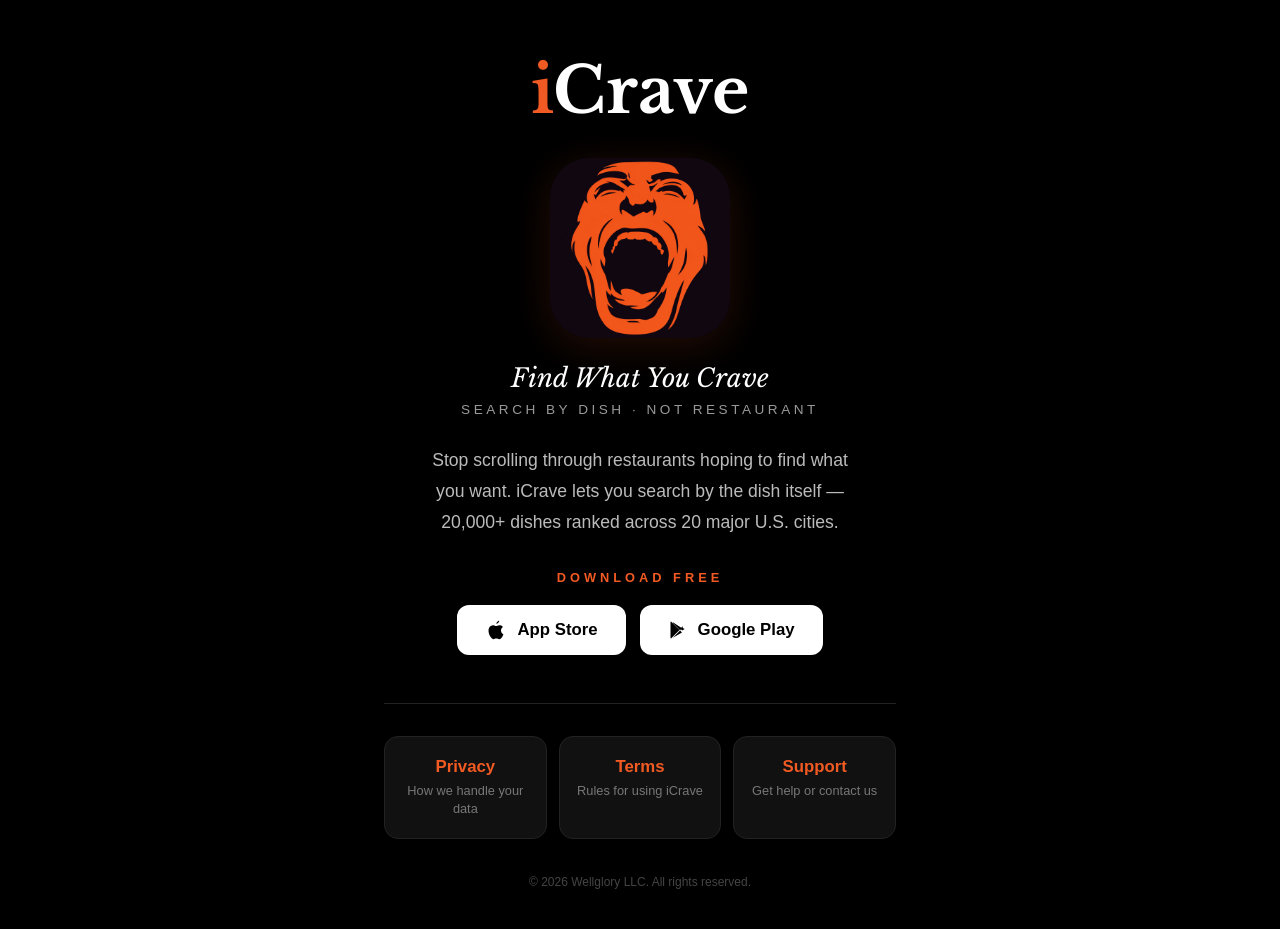
<file: index.html>
<!DOCTYPE html>
<html lang="en">
<head>
<meta charset="UTF-8">
<meta name="viewport" content="width=device-width, initial-scale=1.0">
<meta name="robots" content="index, follow">
<title>iCrave — Find What You Crave</title>
<meta name="description" content="Search by dish, not restaurant. 20,000+ dishes ranked across 20 major U.S. cities. Download free on iOS and Android.">
<meta property="og:title" content="iCrave — Find What You Crave">
<meta property="og:description" content="Search by dish, not restaurant. 20,000+ dishes ranked across 20 major U.S. cities.">
<meta property="og:type" content="website">
<meta property="og:url" content="https://icravehq.com">
<link rel="icon" type="image/png" href="app-icon-1024.png">
<link rel="preconnect" href="https://fonts.googleapis.com">
<link rel="preconnect" href="https://fonts.gstatic.com" crossorigin>
<link href="https://fonts.googleapis.com/css2?family=Libre+Baskerville:ital,wght@0,400;0,700;1,400&display=swap" rel="stylesheet">
<style>
*,*::before,*::after{box-sizing:border-box;margin:0;padding:0}
:root{
  --bg:#000;
  --surface:#111;
  --border:#222;
  --or:#F15A22;
  --text:#FFF;
  --muted:#BBB;
  --dim:#777;
}
html{scroll-behavior:smooth}
body{background:var(--bg);color:var(--text);font-family:-apple-system,BlinkMacSystemFont,'Segoe UI',Roboto,Helvetica,Arial,sans-serif;min-height:100vh;display:flex;flex-direction:column;align-items:center}

.page{width:100%;max-width:560px;margin:0 auto;padding:3.5rem 1.5rem 2.5rem;display:flex;flex-direction:column;align-items:center;text-align:center;flex:1}

.brand{font-family:'Libre Baskerville',Georgia,serif;font-weight:700;font-size:4rem;line-height:1.1;margin-bottom:0.25rem}
.brand-i{color:var(--or)}
.brand-c{color:var(--text)}

.icon{width:180px;height:180px;border-radius:22%;margin:1.75rem 0 1.5rem;box-shadow:0 8px 40px rgba(241,90,34,0.15)}

.tagline{font-family:'Libre Baskerville',Georgia,serif;font-style:italic;font-size:1.6rem;color:var(--text);margin-bottom:0.5rem}

.subtitle{letter-spacing:3.5px;text-transform:uppercase;font-size:0.85rem;color:var(--text);opacity:0.6;margin-bottom:1.75rem}

.pitch{font-size:1.1rem;color:var(--muted);line-height:1.75;margin-bottom:2rem;max-width:440px}

.dl-label{letter-spacing:4px;text-transform:uppercase;font-size:0.8rem;color:var(--or);font-weight:600;margin-bottom:1.25rem}

.badges{display:flex;gap:14px;margin-bottom:3rem;flex-wrap:wrap;justify-content:center}
.badge{display:inline-flex;align-items:center;gap:10px;background:#FFF;color:#000;text-decoration:none;border-radius:12px;padding:14px 28px;font-size:1.05rem;font-weight:600;transition:transform 0.15s,box-shadow 0.15s}
.badge:hover{transform:translateY(-2px);box-shadow:0 6px 24px rgba(241,90,34,0.25)}
.badge svg{flex-shrink:0}

.divider{width:100%;height:1px;background:var(--border);margin-bottom:2rem}

.legal-cards{display:flex;gap:12px;width:100%;margin-bottom:1.5rem}
.legal-card{flex:1;background:var(--surface);border:1px solid var(--border);border-radius:14px;padding:1.25rem 1rem;text-decoration:none;text-align:center;transition:border-color 0.2s,background 0.2s}
.legal-card:hover{border-color:#333;background:#181818}
.legal-card-title{font-size:1.05rem;color:var(--or);font-weight:600;margin-bottom:5px}
.legal-card-desc{font-size:0.8rem;color:var(--dim);line-height:1.4}

.copyright{font-size:0.75rem;color:#444;margin-top:0.75rem}

@media(max-width:420px){
  .brand{font-size:3rem}
  .icon{width:140px;height:140px}
  .tagline{font-size:1.3rem}
  .subtitle{font-size:0.75rem}
  .pitch{font-size:1rem}
  .badges{flex-direction:column;align-items:center}
  .badge{width:100%;justify-content:center}
  .legal-cards{flex-direction:column}
}
</style>
</head>
<body>

<main class="page">

  <div class="brand">
    <span class="brand-i">i</span><span class="brand-c">Crave</span>
  </div>

  <img class="icon" src="[data-uri]" alt="iCrave app icon" width="180" height="180">

  <div class="tagline">Find What You Crave</div>

  <div class="subtitle">Search by dish &middot; Not restaurant</div>

  <p class="pitch">Stop scrolling through restaurants hoping to find what you want. iCrave lets you search by the dish itself &mdash; 20,000+ dishes ranked across 20 major U.S. cities.</p>

  <div class="dl-label">Download free</div>

  <div class="badges">
    <a href="https://apps.apple.com/us/app/icrave-food-discovery/id6772372998" class="badge" target="_blank" rel="noopener">
      <svg width="22" height="22" viewBox="0 0 24 24" fill="none"><path d="M18.71 19.5c-.83 1.24-1.71 2.45-3.05 2.47-1.34.03-1.77-.79-3.29-.79-1.53 0-2 .77-3.27.82-1.31.05-2.3-1.32-3.14-2.53C4.25 17 2.94 12.45 4.7 9.39c.87-1.52 2.43-2.48 4.12-2.51 1.28-.02 2.5.87 3.29.87.78 0 2.26-1.07 3.8-.91.65.03 2.47.26 3.64 1.98-.09.06-2.17 1.28-2.15 3.81.03 3.02 2.65 4.03 2.68 4.04-.03.07-.42 1.44-1.38 2.83" fill="#000"/><path d="M15.28 2c.08 0 .17.01.25.02-.01.14-.06.29-.11.44-.24.67-.7 1.33-1.23 1.82-.54.5-1.21.88-1.92.92-.01-.13.03-.28.08-.43.24-.69.71-1.33 1.22-1.82.41-.39 1.03-.75 1.71-.95" fill="#000"/></svg>
      App Store
    </a>
    <a href="https://play.google.com/store/apps/details?id=com.wellgloryllc.iCrave&pcampaignid=web_share" class="badge" target="_blank" rel="noopener">
      <svg width="20" height="20" viewBox="0 0 24 24"><path d="M3.609 1.814L13.792 12 3.61 22.186a.996.996 0 01-.61-.92V2.734a1 1 0 01.609-.92zm10.89 10.893l2.302 2.302-10.937 6.333 8.635-8.635zm3.199-3.199l2.302 1.33-2.954 1.712-2.302-2.302 2.954-2.74zM5.864 2.658L16.8 9.99l-2.302 2.302L5.864 3.658z" fill="#000"/></svg>
      Google Play
    </a>
  </div>

  <div class="divider"></div>

  <div class="legal-cards">
    <a href="/privacy" class="legal-card">
      <div class="legal-card-title">Privacy</div>
      <div class="legal-card-desc">How we handle your data</div>
    </a>
    <a href="/terms" class="legal-card">
      <div class="legal-card-title">Terms</div>
      <div class="legal-card-desc">Rules for using iCrave</div>
    </a>
    <a href="/support" class="legal-card">
      <div class="legal-card-title">Support</div>
      <div class="legal-card-desc">Get help or contact us</div>
    </a>
  </div>

  <div class="copyright">&copy; 2026 Wellglory LLC. All rights reserved.</div>

</main>

</body>
</html>
</file>
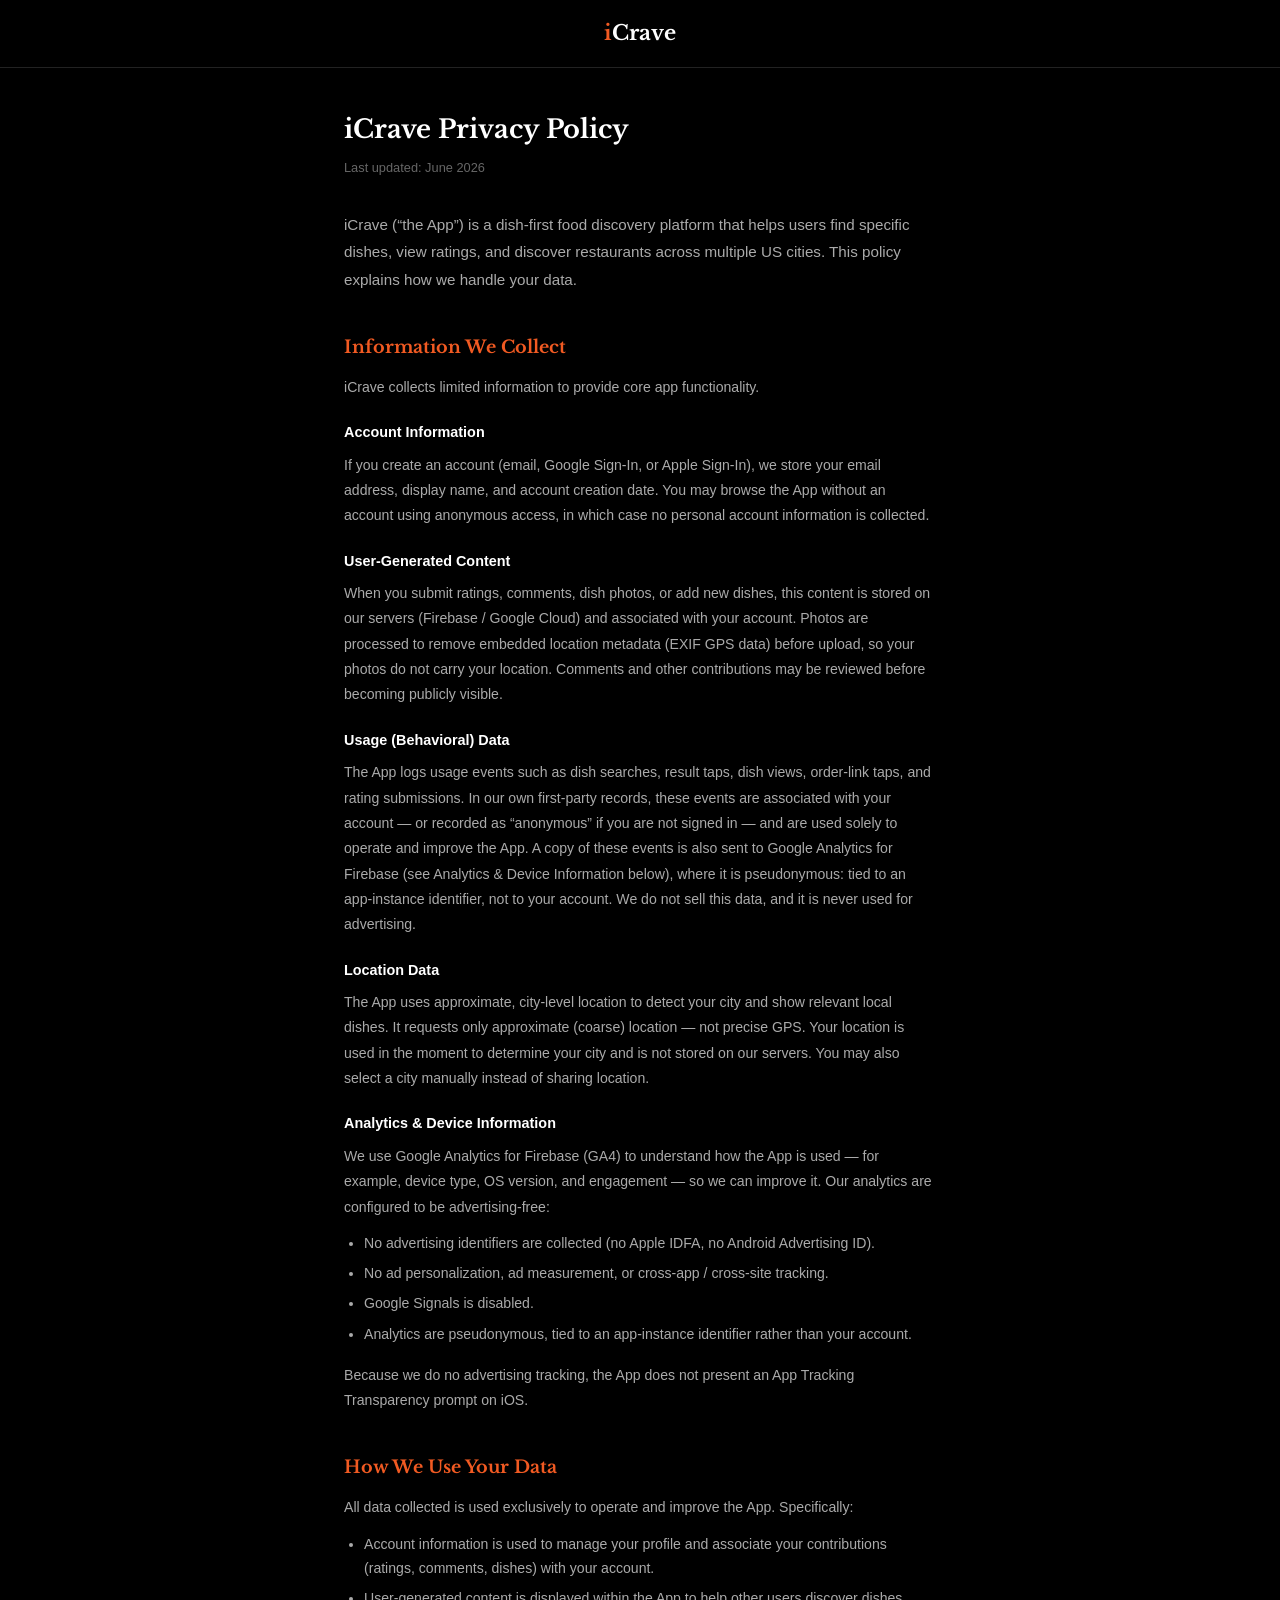
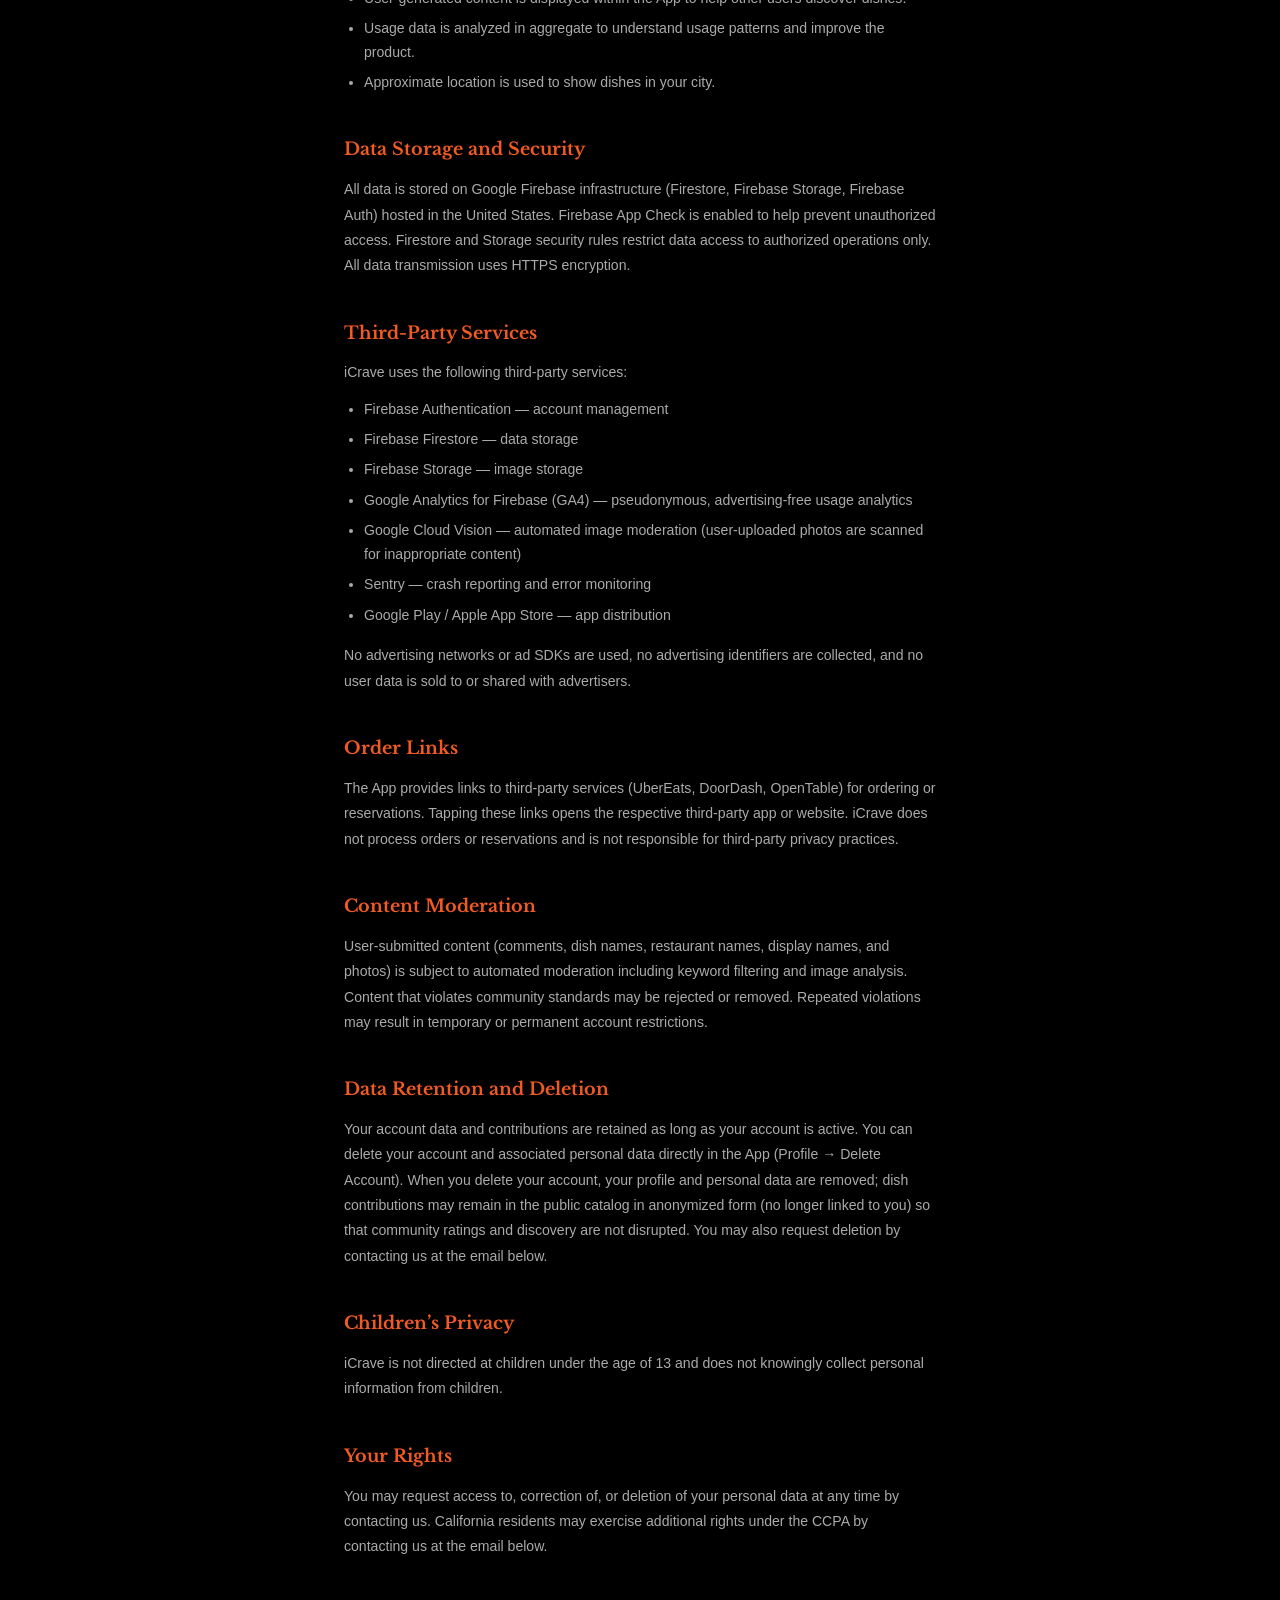
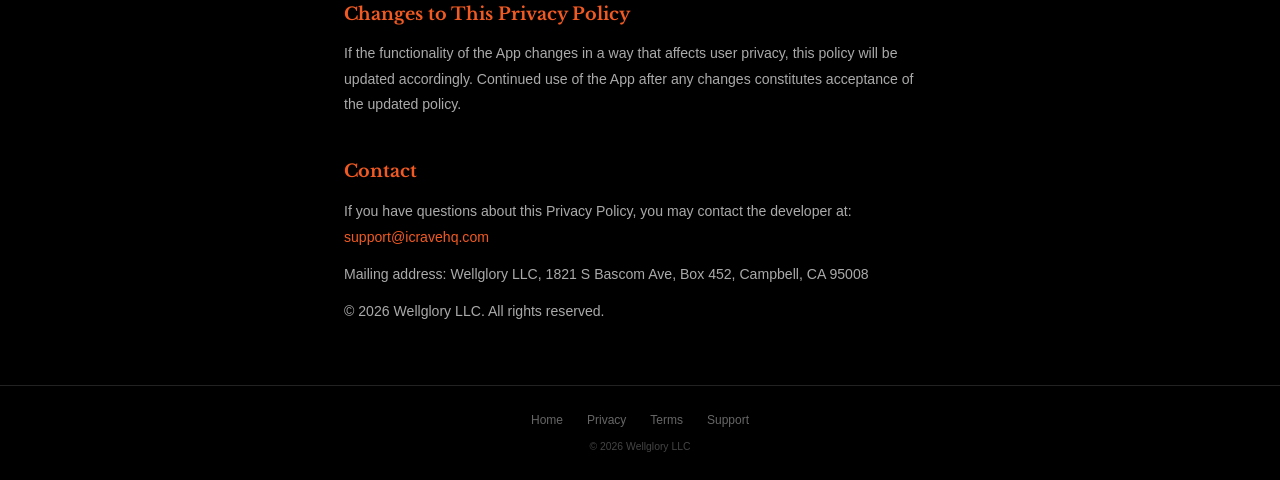
<file: privacy.html>
<!DOCTYPE html>
<html lang="en">
<head>
<meta charset="UTF-8">
<meta name="viewport" content="width=device-width, initial-scale=1.0">
<title>Privacy Policy — iCrave</title>
<meta name="description" content="iCrave Privacy Policy. How we collect, use, and protect your data.">
<link rel="icon" type="image/png" href="app-icon-1024.png">
<link rel="preconnect" href="https://fonts.googleapis.com">
<link rel="preconnect" href="https://fonts.gstatic.com" crossorigin>
<link href="https://fonts.googleapis.com/css2?family=Libre+Baskerville:ital,wght@0,400;0,700;1,400&display=swap" rel="stylesheet">
<style>
*,*::before,*::after{box-sizing:border-box;margin:0;padding:0}
:root{
  --bg:#000;
  --surface:#111;
  --border:#222;
  --or:#F15A22;
  --text:#FFF;
  --muted:#AAA;
  --dim:#666;
}
html{scroll-behavior:smooth}
body{background:var(--bg);color:var(--text);font-family:-apple-system,BlinkMacSystemFont,'Segoe UI',Roboto,Helvetica,Arial,sans-serif;min-height:100vh;line-height:1.7}

header{width:100%;border-bottom:1px solid var(--border);padding:1rem 1.5rem;display:flex;align-items:center;justify-content:center}
.header-brand{font-family:'Libre Baskerville',Georgia,serif;font-weight:700;font-size:1.3rem;text-decoration:none}
.header-brand .hi{color:var(--or)}
.header-brand .hc{color:var(--text)}

.content{max-width:640px;margin:0 auto;padding:2.5rem 1.5rem 3rem}

.page-title{font-family:'Libre Baskerville',Georgia,serif;font-weight:700;font-size:1.6rem;color:var(--text);margin-bottom:0.25rem}
.page-updated{font-size:0.8rem;color:var(--dim);margin-bottom:2rem}

.intro{font-size:0.95rem;color:var(--muted);margin-bottom:2rem;line-height:1.8}

h2{font-family:'Libre Baskerville',Georgia,serif;font-weight:700;font-size:1.1rem;color:var(--or);margin:2rem 0 0.75rem;padding-top:0.5rem}

h3{font-size:0.9rem;font-weight:600;color:var(--text);margin:1.25rem 0 0.5rem}

p{font-size:0.88rem;color:var(--muted);margin-bottom:0.75rem;line-height:1.8}

ul{margin:0.5rem 0 1rem 1.25rem;list-style:disc}
ul li{font-size:0.88rem;color:var(--muted);margin-bottom:0.4rem;line-height:1.7}

footer{border-top:1px solid var(--border);padding:1.5rem;text-align:center}
.footer-links{display:flex;gap:1.5rem;justify-content:center;margin-bottom:0.5rem}
.footer-links a{font-size:0.75rem;color:var(--dim);text-decoration:none;transition:color 0.2s}
.footer-links a:hover{color:var(--or)}
.footer-copy{font-size:0.65rem;color:#444}
</style>
</head>
<body>

<header>
  <a href="/" class="header-brand"><span class="hi">i</span><span class="hc">Crave</span></a>
</header>

<main class="content">

<h1 class="page-title">iCrave Privacy Policy</h1>
<p class="page-updated">Last updated: June 2026</p>

<p class="intro">iCrave (&ldquo;the App&rdquo;) is a dish-first food discovery platform that helps users find specific dishes, view ratings, and discover restaurants across multiple US cities. This policy explains how we handle your data.</p>

<h2>Information We Collect</h2>
<p>iCrave collects limited information to provide core app functionality.</p>

<h3>Account Information</h3>
<p>If you create an account (email, Google Sign-In, or Apple Sign-In), we store your email address, display name, and account creation date. You may browse the App without an account using anonymous access, in which case no personal account information is collected.</p>

<h3>User-Generated Content</h3>
<p>When you submit ratings, comments, dish photos, or add new dishes, this content is stored on our servers (Firebase / Google Cloud) and associated with your account. Photos are processed to remove embedded location metadata (EXIF GPS data) before upload, so your photos do not carry your location. Comments and other contributions may be reviewed before becoming publicly visible.</p>

<h3>Usage (Behavioral) Data</h3>
<p>The App logs usage events such as dish searches, result taps, dish views, order-link taps, and rating submissions. In our own first-party records, these events are associated with your account &mdash; or recorded as &ldquo;anonymous&rdquo; if you are not signed in &mdash; and are used solely to operate and improve the App. A copy of these events is also sent to Google Analytics for Firebase (see Analytics &amp; Device Information below), where it is pseudonymous: tied to an app-instance identifier, not to your account. We do not sell this data, and it is never used for advertising.</p>

<h3>Location Data</h3>
<p>The App uses approximate, city-level location to detect your city and show relevant local dishes. It requests only approximate (coarse) location &mdash; not precise GPS. Your location is used in the moment to determine your city and is not stored on our servers. You may also select a city manually instead of sharing location.</p>

<h3>Analytics &amp; Device Information</h3>
<p>We use Google Analytics for Firebase (GA4) to understand how the App is used &mdash; for example, device type, OS version, and engagement &mdash; so we can improve it. Our analytics are configured to be advertising-free:</p>
<ul>
  <li>No advertising identifiers are collected (no Apple IDFA, no Android Advertising ID).</li>
  <li>No ad personalization, ad measurement, or cross-app / cross-site tracking.</li>
  <li>Google Signals is disabled.</li>
  <li>Analytics are pseudonymous, tied to an app-instance identifier rather than your account.</li>
</ul>
<p>Because we do no advertising tracking, the App does not present an App Tracking Transparency prompt on iOS.</p>

<h2>How We Use Your Data</h2>
<p>All data collected is used exclusively to operate and improve the App. Specifically:</p>
<ul>
  <li>Account information is used to manage your profile and associate your contributions (ratings, comments, dishes) with your account.</li>
  <li>User-generated content is displayed within the App to help other users discover dishes.</li>
  <li>Usage data is analyzed in aggregate to understand usage patterns and improve the product.</li>
  <li>Approximate location is used to show dishes in your city.</li>
</ul>

<h2>Data Storage and Security</h2>
<p>All data is stored on Google Firebase infrastructure (Firestore, Firebase Storage, Firebase Auth) hosted in the United States. Firebase App Check is enabled to help prevent unauthorized access. Firestore and Storage security rules restrict data access to authorized operations only. All data transmission uses HTTPS encryption.</p>

<h2>Third-Party Services</h2>
<p>iCrave uses the following third-party services:</p>
<ul>
  <li>Firebase Authentication &mdash; account management</li>
  <li>Firebase Firestore &mdash; data storage</li>
  <li>Firebase Storage &mdash; image storage</li>
  <li>Google Analytics for Firebase (GA4) &mdash; pseudonymous, advertising-free usage analytics</li>
  <li>Google Cloud Vision &mdash; automated image moderation (user-uploaded photos are scanned for inappropriate content)</li>
  <li>Sentry &mdash; crash reporting and error monitoring</li>
  <li>Google Play / Apple App Store &mdash; app distribution</li>
</ul>
<p>No advertising networks or ad SDKs are used, no advertising identifiers are collected, and no user data is sold to or shared with advertisers.</p>

<h2>Order Links</h2>
<p>The App provides links to third-party services (UberEats, DoorDash, OpenTable) for ordering or reservations. Tapping these links opens the respective third-party app or website. iCrave does not process orders or reservations and is not responsible for third-party privacy practices.</p>

<h2>Content Moderation</h2>
<p>User-submitted content (comments, dish names, restaurant names, display names, and photos) is subject to automated moderation including keyword filtering and image analysis. Content that violates community standards may be rejected or removed. Repeated violations may result in temporary or permanent account restrictions.</p>

<h2>Data Retention and Deletion</h2>
<p>Your account data and contributions are retained as long as your account is active. You can delete your account and associated personal data directly in the App (Profile &rarr; Delete Account). When you delete your account, your profile and personal data are removed; dish contributions may remain in the public catalog in anonymized form (no longer linked to you) so that community ratings and discovery are not disrupted. You may also request deletion by contacting us at the email below.</p>

<h2>Children&rsquo;s Privacy</h2>
<p>iCrave is not directed at children under the age of 13 and does not knowingly collect personal information from children.</p>

<h2>Your Rights</h2>
<p>You may request access to, correction of, or deletion of your personal data at any time by contacting us. California residents may exercise additional rights under the CCPA by contacting us at the email below.</p>

<h2>Changes to This Privacy Policy</h2>
<p>If the functionality of the App changes in a way that affects user privacy, this policy will be updated accordingly. Continued use of the App after any changes constitutes acceptance of the updated policy.</p>

<h2>Contact</h2>
<p>If you have questions about this Privacy Policy, you may contact the developer at: <a href="mailto:support@icravehq.com" style="color:var(--or);text-decoration:none">support@icravehq.com</a></p>
<p>Mailing address: Wellglory LLC, 1821 S Bascom Ave, Box 452, Campbell, CA 95008</p>
<p>&copy; 2026 Wellglory LLC. All rights reserved.</p>

</main>

<footer>
  <div class="footer-links">
    <a href="/">Home</a>
    <a href="/privacy">Privacy</a>
    <a href="/terms">Terms</a>
    <a href="/support">Support</a>
  </div>
  <div class="footer-copy">&copy; 2026 Wellglory LLC</div>
</footer>

</body>
</html>
</file>
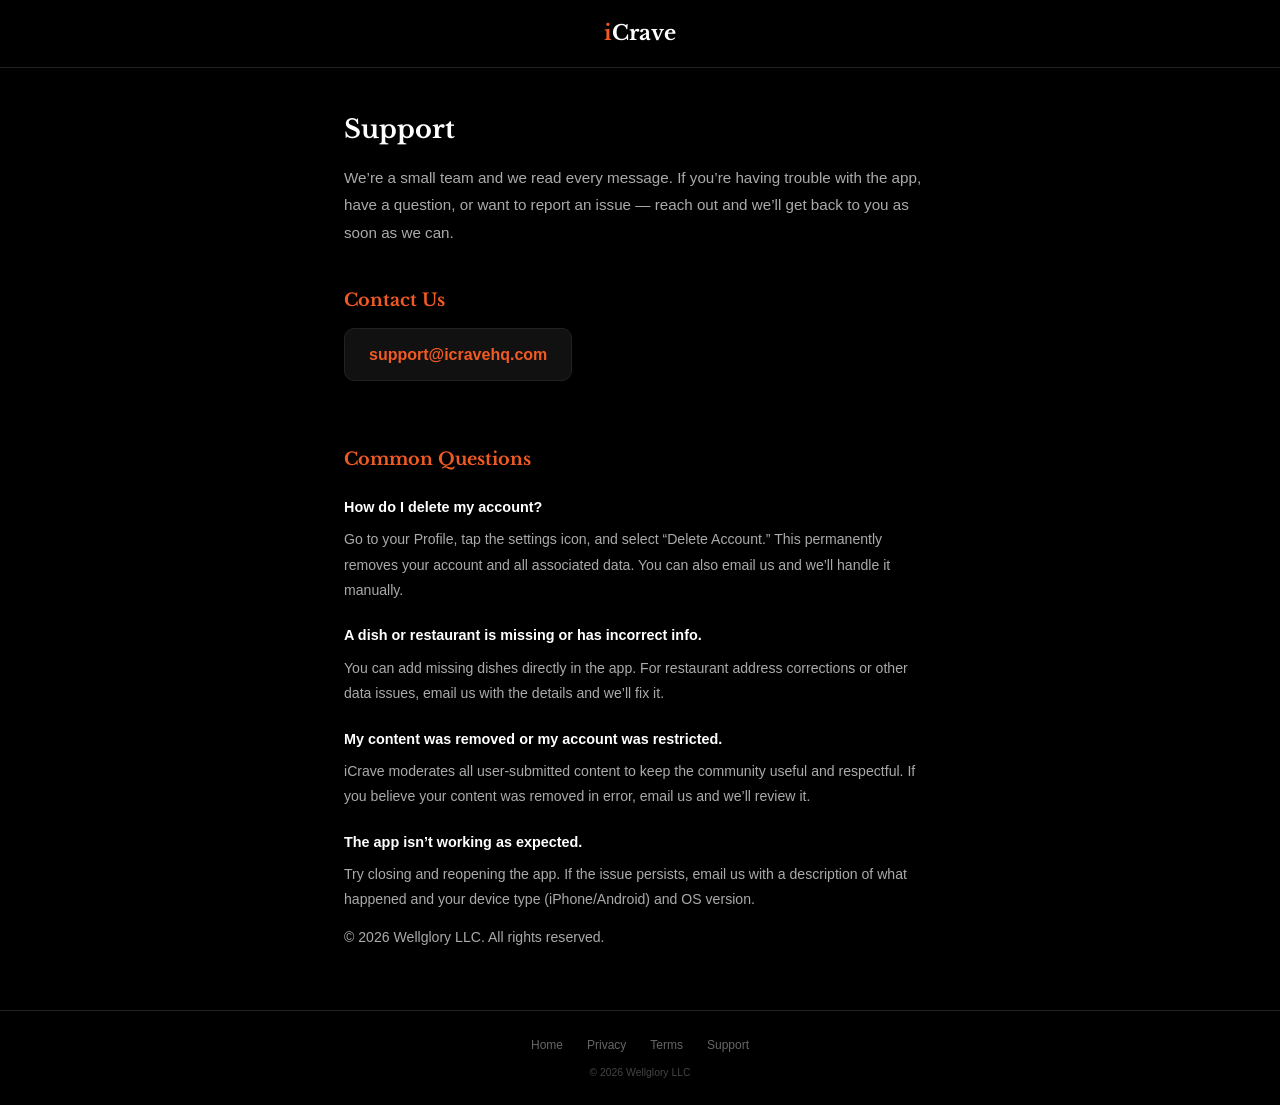
<file: support.html>
<!DOCTYPE html>
<html lang="en">
<head>
<meta charset="UTF-8">
<meta name="viewport" content="width=device-width, initial-scale=1.0">
<title>Support — iCrave</title>
<meta name="description" content="iCrave Support. Get help or contact our team.">
<link rel="icon" type="image/png" href="favicon.png">
<link rel="preconnect" href="https://fonts.googleapis.com">
<link rel="preconnect" href="https://fonts.gstatic.com" crossorigin>
<link href="https://fonts.googleapis.com/css2?family=Libre+Baskerville:ital,wght@0,400;0,700;1,400&display=swap" rel="stylesheet">
<style>
*,*::before,*::after{box-sizing:border-box;margin:0;padding:0}
:root{--bg:#000;--surface:#111;--border:#222;--or:#F15A22;--text:#FFF;--muted:#AAA;--dim:#666}
html{scroll-behavior:smooth}
body{background:var(--bg);color:var(--text);font-family:-apple-system,BlinkMacSystemFont,'Segoe UI',Roboto,Helvetica,Arial,sans-serif;min-height:100vh;line-height:1.7}
header{width:100%;border-bottom:1px solid var(--border);padding:1rem 1.5rem;display:flex;align-items:center;justify-content:center}
.header-brand{font-family:'Libre Baskerville',Georgia,serif;font-weight:700;font-size:1.3rem;text-decoration:none}
.header-brand .hi{color:var(--or)}
.header-brand .hc{color:var(--text)}
.content{max-width:640px;margin:0 auto;padding:2.5rem 1.5rem 3rem}
.page-title{font-family:'Libre Baskerville',Georgia,serif;font-weight:700;font-size:1.6rem;color:var(--text);margin-bottom:0.75rem}
.intro{font-size:0.95rem;color:var(--muted);margin-bottom:2rem;line-height:1.8}
h2{font-family:'Libre Baskerville',Georgia,serif;font-weight:700;font-size:1.1rem;color:var(--or);margin:2rem 0 0.75rem;padding-top:0.5rem}
h3{font-size:0.9rem;font-weight:600;color:var(--text);margin:1.25rem 0 0.5rem}
p{font-size:0.88rem;color:var(--muted);margin-bottom:0.75rem;line-height:1.8}
a{color:var(--or);text-decoration:none}
a:hover{text-decoration:underline}
.email-box{display:inline-block;background:var(--surface);border:1px solid var(--border);border-radius:10px;padding:0.75rem 1.5rem;margin-bottom:1.5rem}
.email-box a{font-size:1rem;font-weight:600}
footer{border-top:1px solid var(--border);padding:1.5rem;text-align:center}
.footer-links{display:flex;gap:1.5rem;justify-content:center;margin-bottom:0.5rem}
.footer-links a{font-size:0.75rem;color:var(--dim);text-decoration:none;transition:color 0.2s}
.footer-links a:hover{color:var(--or)}
.footer-copy{font-size:0.65rem;color:#444}
</style>
</head>
<body>

<header>
  <a href="/" class="header-brand"><span class="hi">i</span><span class="hc">Crave</span></a>
</header>

<main class="content">

<h1 class="page-title">Support</h1>

<p class="intro">We&rsquo;re a small team and we read every message. If you&rsquo;re having trouble with the app, have a question, or want to report an issue &mdash; reach out and we&rsquo;ll get back to you as soon as we can.</p>

<h2>Contact Us</h2>
<div class="email-box">
  <a href="mailto:support@icravehq.com">support@icravehq.com</a>
</div>

<h2>Common Questions</h2>

<h3>How do I delete my account?</h3>
<p>Go to your Profile, tap the settings icon, and select &ldquo;Delete Account.&rdquo; This permanently removes your account and all associated data. You can also email us and we&rsquo;ll handle it manually.</p>

<h3>A dish or restaurant is missing or has incorrect info.</h3>
<p>You can add missing dishes directly in the app. For restaurant address corrections or other data issues, email us with the details and we&rsquo;ll fix it.</p>

<h3>My content was removed or my account was restricted.</h3>
<p>iCrave moderates all user-submitted content to keep the community useful and respectful. If you believe your content was removed in error, email us and we&rsquo;ll review it.</p>

<h3>The app isn&rsquo;t working as expected.</h3>
<p>Try closing and reopening the app. If the issue persists, email us with a description of what happened and your device type (iPhone/Android) and OS version.</p>

<p>&copy; 2026 Wellglory LLC. All rights reserved.</p>

</main>

<footer>
  <div class="footer-links">
    <a href="/">Home</a>
    <a href="/privacy">Privacy</a>
    <a href="/terms">Terms</a>
    <a href="/support">Support</a>
  </div>
  <div class="footer-copy">&copy; 2026 Wellglory LLC</div>
</footer>

</body>
</html>
</file>
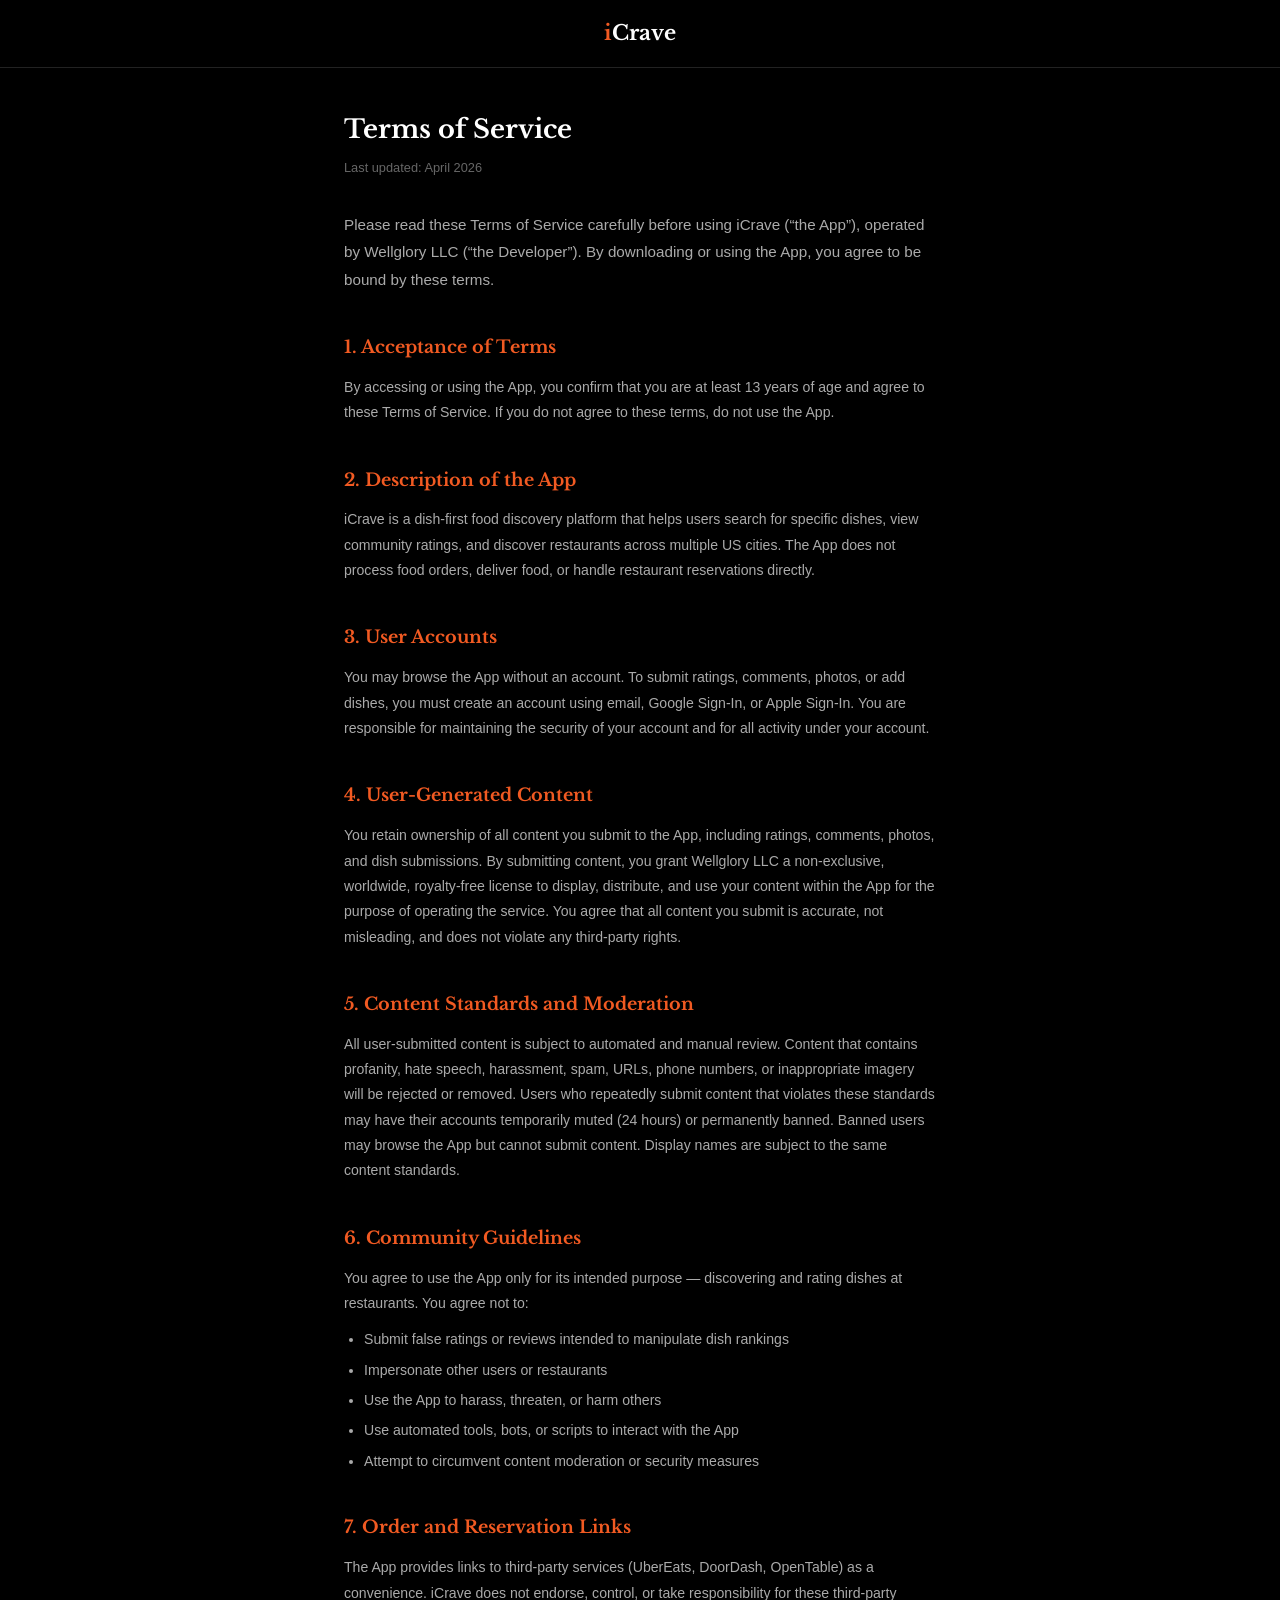
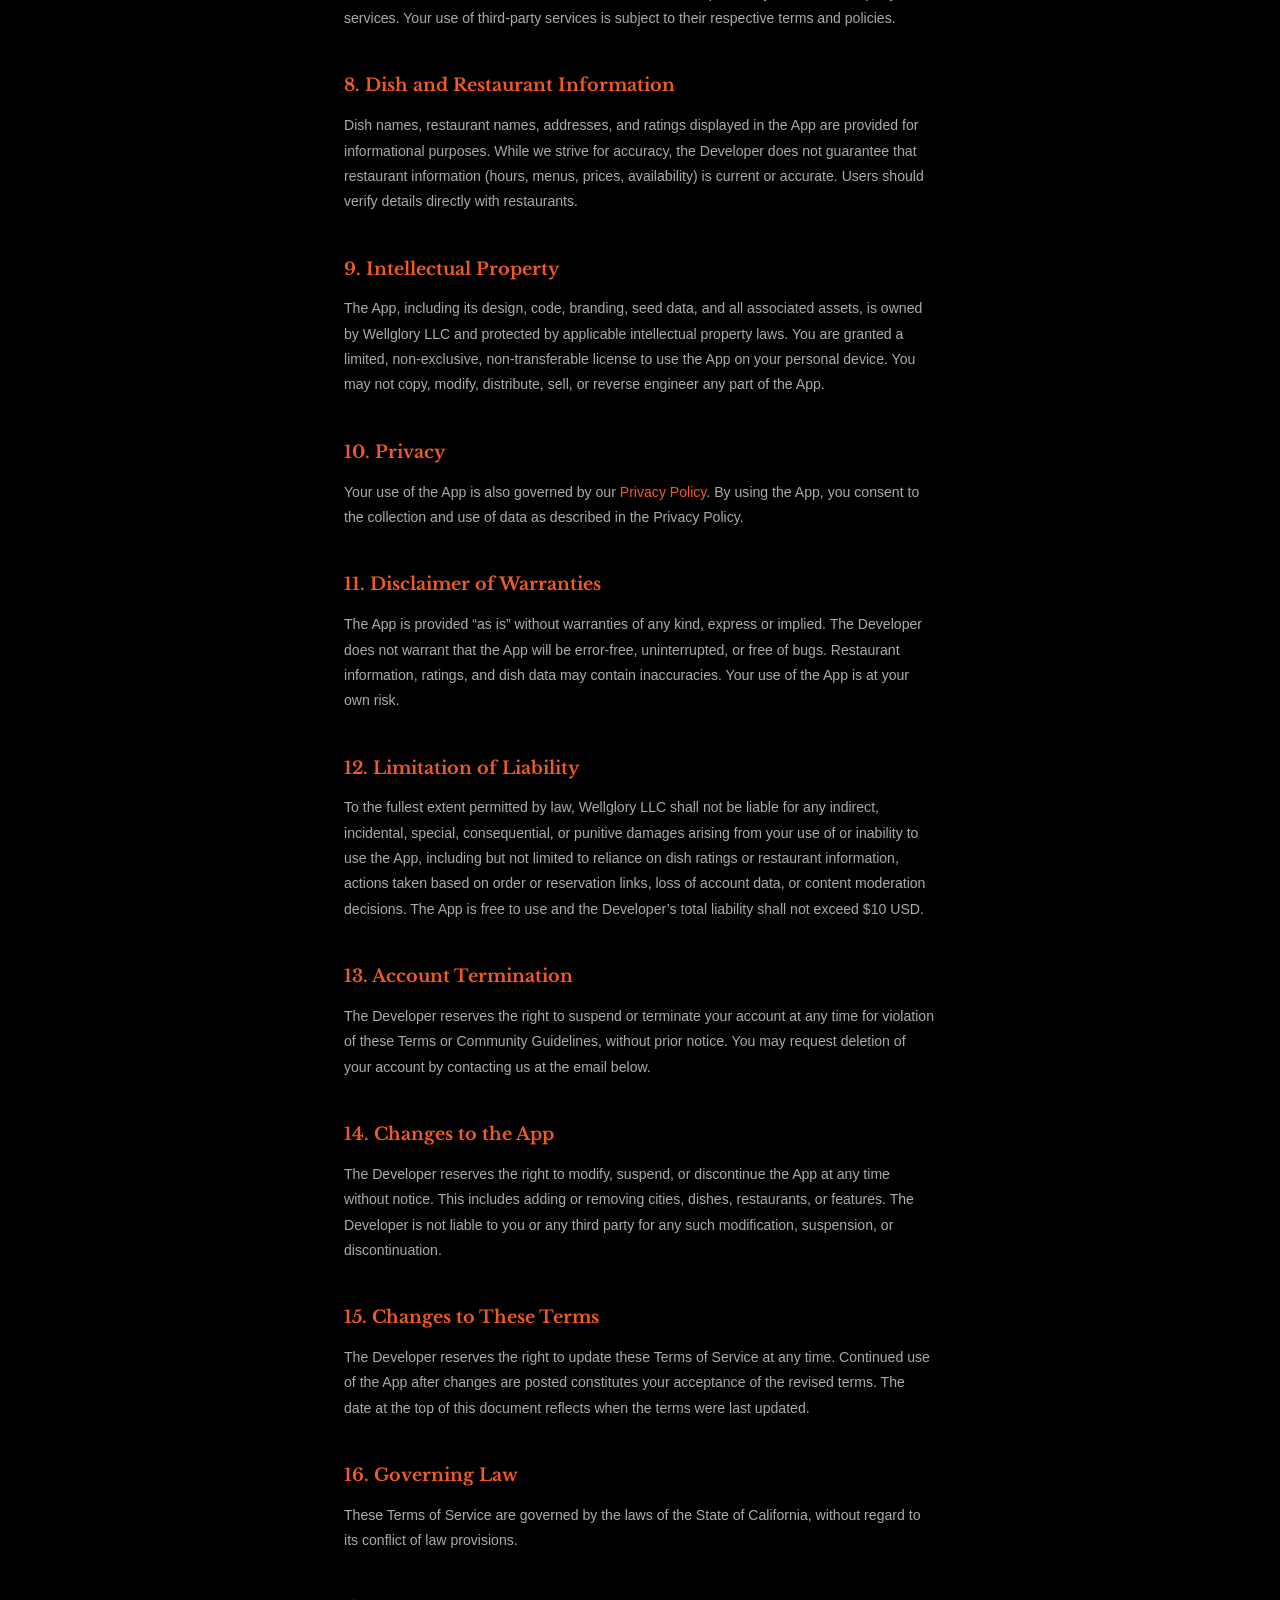
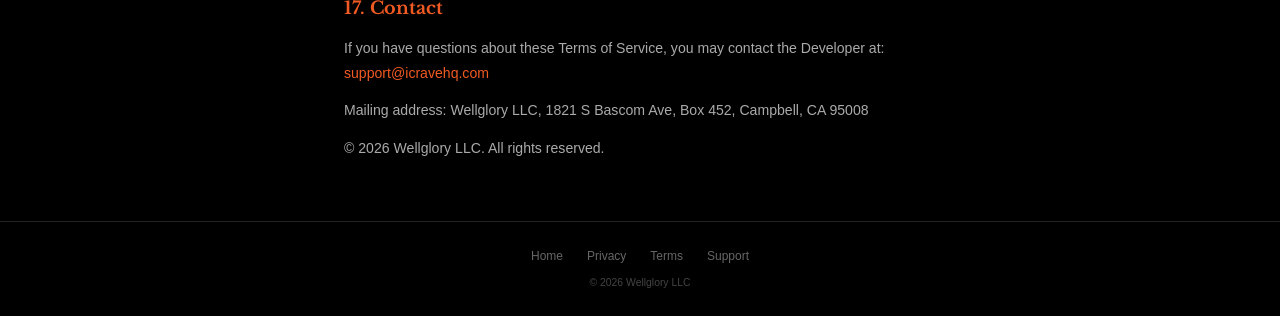
<file: terms.html>
<!DOCTYPE html>
<html lang="en">
<head>
<meta charset="UTF-8">
<meta name="viewport" content="width=device-width, initial-scale=1.0">
<title>Terms of Service — iCrave</title>
<meta name="description" content="iCrave Terms of Service. Rules and guidelines for using iCrave.">
<link rel="icon" type="image/png" href="favicon.png">
<link rel="preconnect" href="https://fonts.googleapis.com">
<link rel="preconnect" href="https://fonts.gstatic.com" crossorigin>
<link href="https://fonts.googleapis.com/css2?family=Libre+Baskerville:ital,wght@0,400;0,700;1,400&display=swap" rel="stylesheet">
<style>
*,*::before,*::after{box-sizing:border-box;margin:0;padding:0}
:root{--bg:#000;--surface:#111;--border:#222;--or:#F15A22;--text:#FFF;--muted:#AAA;--dim:#666}
html{scroll-behavior:smooth}
body{background:var(--bg);color:var(--text);font-family:-apple-system,BlinkMacSystemFont,'Segoe UI',Roboto,Helvetica,Arial,sans-serif;min-height:100vh;line-height:1.7}
header{width:100%;border-bottom:1px solid var(--border);padding:1rem 1.5rem;display:flex;align-items:center;justify-content:center}
.header-brand{font-family:'Libre Baskerville',Georgia,serif;font-weight:700;font-size:1.3rem;text-decoration:none}
.header-brand .hi{color:var(--or)}
.header-brand .hc{color:var(--text)}
.content{max-width:640px;margin:0 auto;padding:2.5rem 1.5rem 3rem}
.page-title{font-family:'Libre Baskerville',Georgia,serif;font-weight:700;font-size:1.6rem;color:var(--text);margin-bottom:0.25rem}
.page-updated{font-size:0.8rem;color:var(--dim);margin-bottom:2rem}
.intro{font-size:0.95rem;color:var(--muted);margin-bottom:2rem;line-height:1.8}
h2{font-family:'Libre Baskerville',Georgia,serif;font-weight:700;font-size:1.1rem;color:var(--or);margin:2rem 0 0.75rem;padding-top:0.5rem}
p{font-size:0.88rem;color:var(--muted);margin-bottom:0.75rem;line-height:1.8}
ul{margin:0.5rem 0 1rem 1.25rem;list-style:disc}
ul li{font-size:0.88rem;color:var(--muted);margin-bottom:0.4rem;line-height:1.7}
a{color:var(--or);text-decoration:none}
a:hover{text-decoration:underline}
footer{border-top:1px solid var(--border);padding:1.5rem;text-align:center}
.footer-links{display:flex;gap:1.5rem;justify-content:center;margin-bottom:0.5rem}
.footer-links a{font-size:0.75rem;color:var(--dim);text-decoration:none;transition:color 0.2s}
.footer-links a:hover{color:var(--or)}
.footer-copy{font-size:0.65rem;color:#444}
</style>
</head>
<body>

<header>
  <a href="/" class="header-brand"><span class="hi">i</span><span class="hc">Crave</span></a>
</header>

<main class="content">

<h1 class="page-title">Terms of Service</h1>
<p class="page-updated">Last updated: April 2026</p>

<p class="intro">Please read these Terms of Service carefully before using iCrave (&ldquo;the App&rdquo;), operated by Wellglory LLC (&ldquo;the Developer&rdquo;). By downloading or using the App, you agree to be bound by these terms.</p>

<h2>1. Acceptance of Terms</h2>
<p>By accessing or using the App, you confirm that you are at least 13 years of age and agree to these Terms of Service. If you do not agree to these terms, do not use the App.</p>

<h2>2. Description of the App</h2>
<p>iCrave is a dish-first food discovery platform that helps users search for specific dishes, view community ratings, and discover restaurants across multiple US cities. The App does not process food orders, deliver food, or handle restaurant reservations directly.</p>

<h2>3. User Accounts</h2>
<p>You may browse the App without an account. To submit ratings, comments, photos, or add dishes, you must create an account using email, Google Sign-In, or Apple Sign-In. You are responsible for maintaining the security of your account and for all activity under your account.</p>

<h2>4. User-Generated Content</h2>
<p>You retain ownership of all content you submit to the App, including ratings, comments, photos, and dish submissions. By submitting content, you grant Wellglory LLC a non-exclusive, worldwide, royalty-free license to display, distribute, and use your content within the App for the purpose of operating the service. You agree that all content you submit is accurate, not misleading, and does not violate any third-party rights.</p>

<h2>5. Content Standards and Moderation</h2>
<p>All user-submitted content is subject to automated and manual review. Content that contains profanity, hate speech, harassment, spam, URLs, phone numbers, or inappropriate imagery will be rejected or removed. Users who repeatedly submit content that violates these standards may have their accounts temporarily muted (24 hours) or permanently banned. Banned users may browse the App but cannot submit content. Display names are subject to the same content standards.</p>

<h2>6. Community Guidelines</h2>
<p>You agree to use the App only for its intended purpose &mdash; discovering and rating dishes at restaurants. You agree not to:</p>
<ul>
  <li>Submit false ratings or reviews intended to manipulate dish rankings</li>
  <li>Impersonate other users or restaurants</li>
  <li>Use the App to harass, threaten, or harm others</li>
  <li>Use automated tools, bots, or scripts to interact with the App</li>
  <li>Attempt to circumvent content moderation or security measures</li>
</ul>

<h2>7. Order and Reservation Links</h2>
<p>The App provides links to third-party services (UberEats, DoorDash, OpenTable) as a convenience. iCrave does not endorse, control, or take responsibility for these third-party services. Your use of third-party services is subject to their respective terms and policies.</p>

<h2>8. Dish and Restaurant Information</h2>
<p>Dish names, restaurant names, addresses, and ratings displayed in the App are provided for informational purposes. While we strive for accuracy, the Developer does not guarantee that restaurant information (hours, menus, prices, availability) is current or accurate. Users should verify details directly with restaurants.</p>

<h2>9. Intellectual Property</h2>
<p>The App, including its design, code, branding, seed data, and all associated assets, is owned by Wellglory LLC and protected by applicable intellectual property laws. You are granted a limited, non-exclusive, non-transferable license to use the App on your personal device. You may not copy, modify, distribute, sell, or reverse engineer any part of the App.</p>

<h2>10. Privacy</h2>
<p>Your use of the App is also governed by our <a href="/privacy">Privacy Policy</a>. By using the App, you consent to the collection and use of data as described in the Privacy Policy.</p>

<h2>11. Disclaimer of Warranties</h2>
<p>The App is provided &ldquo;as is&rdquo; without warranties of any kind, express or implied. The Developer does not warrant that the App will be error-free, uninterrupted, or free of bugs. Restaurant information, ratings, and dish data may contain inaccuracies. Your use of the App is at your own risk.</p>

<h2>12. Limitation of Liability</h2>
<p>To the fullest extent permitted by law, Wellglory LLC shall not be liable for any indirect, incidental, special, consequential, or punitive damages arising from your use of or inability to use the App, including but not limited to reliance on dish ratings or restaurant information, actions taken based on order or reservation links, loss of account data, or content moderation decisions. The App is free to use and the Developer&rsquo;s total liability shall not exceed $10 USD.</p>

<h2>13. Account Termination</h2>
<p>The Developer reserves the right to suspend or terminate your account at any time for violation of these Terms or Community Guidelines, without prior notice. You may request deletion of your account by contacting us at the email below.</p>

<h2>14. Changes to the App</h2>
<p>The Developer reserves the right to modify, suspend, or discontinue the App at any time without notice. This includes adding or removing cities, dishes, restaurants, or features. The Developer is not liable to you or any third party for any such modification, suspension, or discontinuation.</p>

<h2>15. Changes to These Terms</h2>
<p>The Developer reserves the right to update these Terms of Service at any time. Continued use of the App after changes are posted constitutes your acceptance of the revised terms. The date at the top of this document reflects when the terms were last updated.</p>

<h2>16. Governing Law</h2>
<p>These Terms of Service are governed by the laws of the State of California, without regard to its conflict of law provisions.</p>

<h2>17. Contact</h2>
<p>If you have questions about these Terms of Service, you may contact the Developer at: <a href="mailto:support@icravehq.com">support@icravehq.com</a></p>
<p>Mailing address: Wellglory LLC, 1821 S Bascom Ave, Box 452, Campbell, CA 95008</p>
<p>&copy; 2026 Wellglory LLC. All rights reserved.</p>

</main>

<footer>
  <div class="footer-links">
    <a href="/">Home</a>
    <a href="/privacy">Privacy</a>
    <a href="/terms">Terms</a>
    <a href="/support">Support</a>
  </div>
  <div class="footer-copy">&copy; 2026 Wellglory LLC</div>
</footer>

</body>
</html>
</file>
